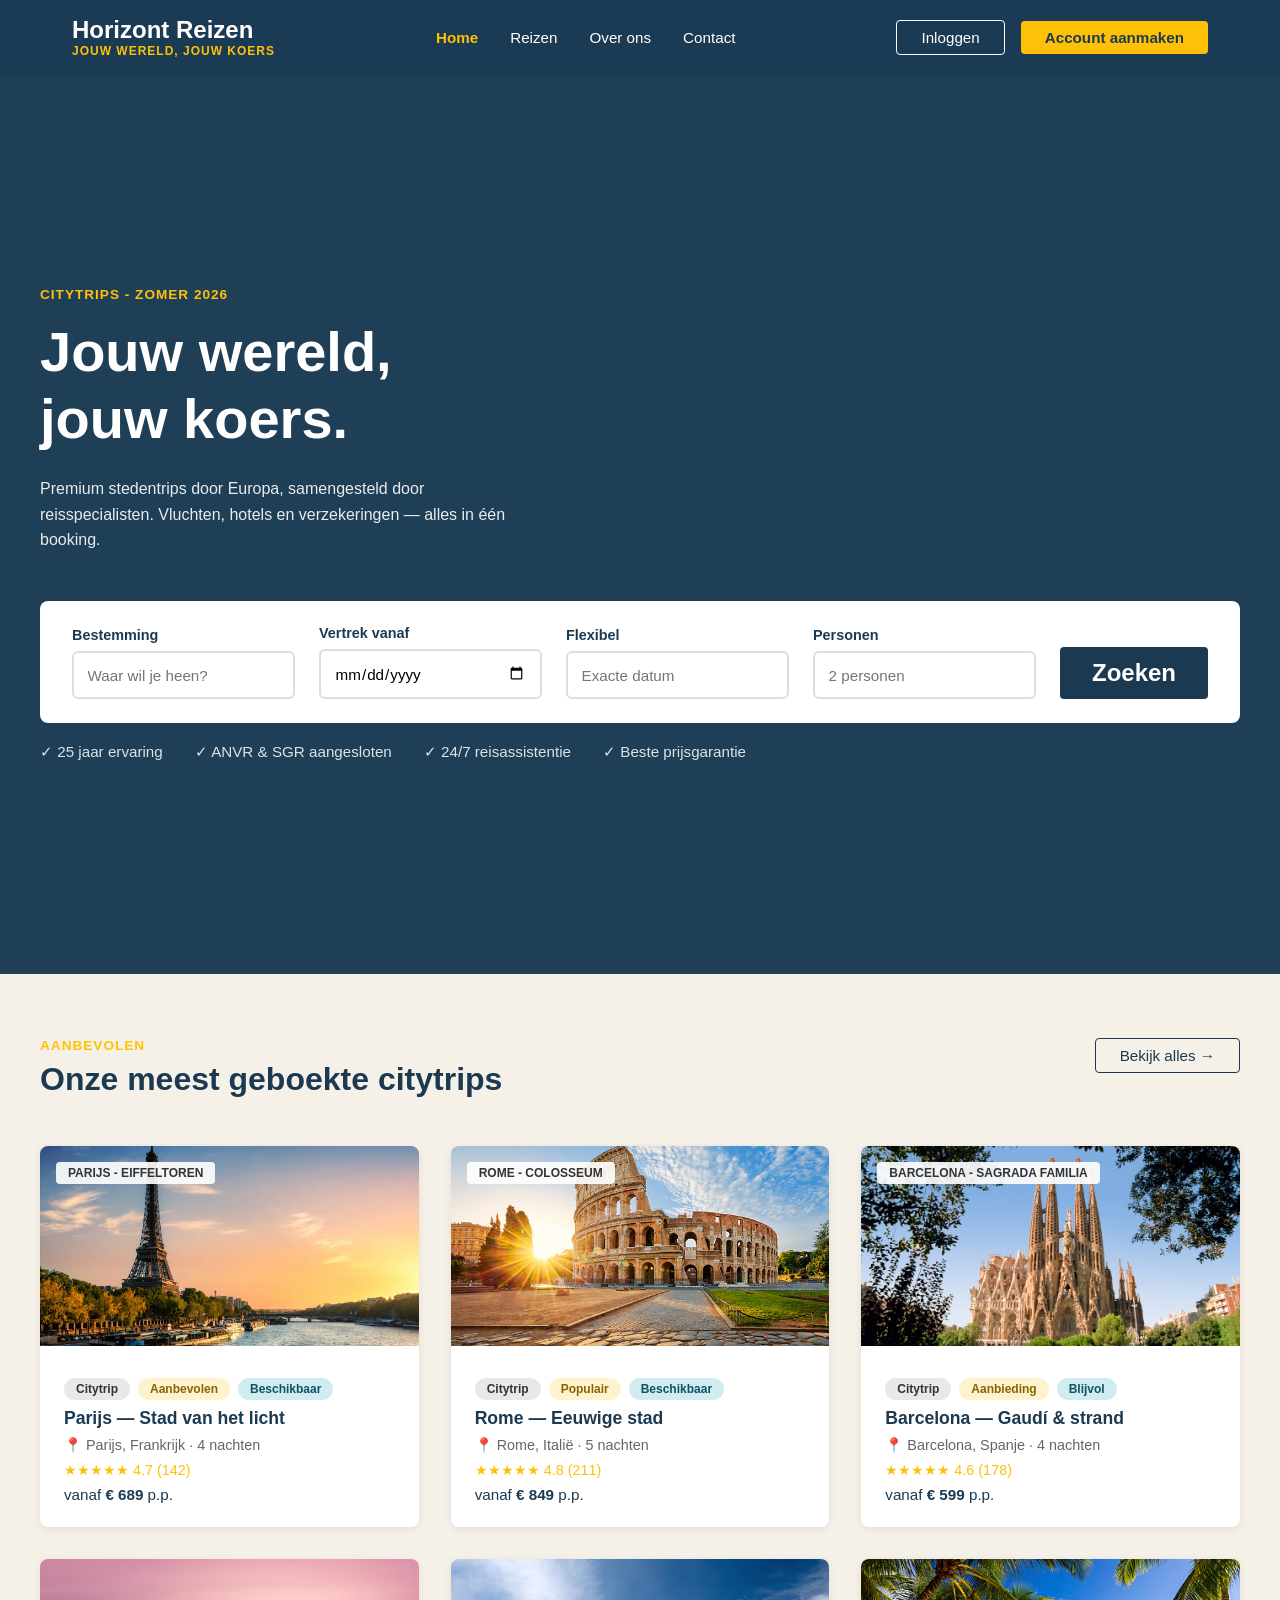
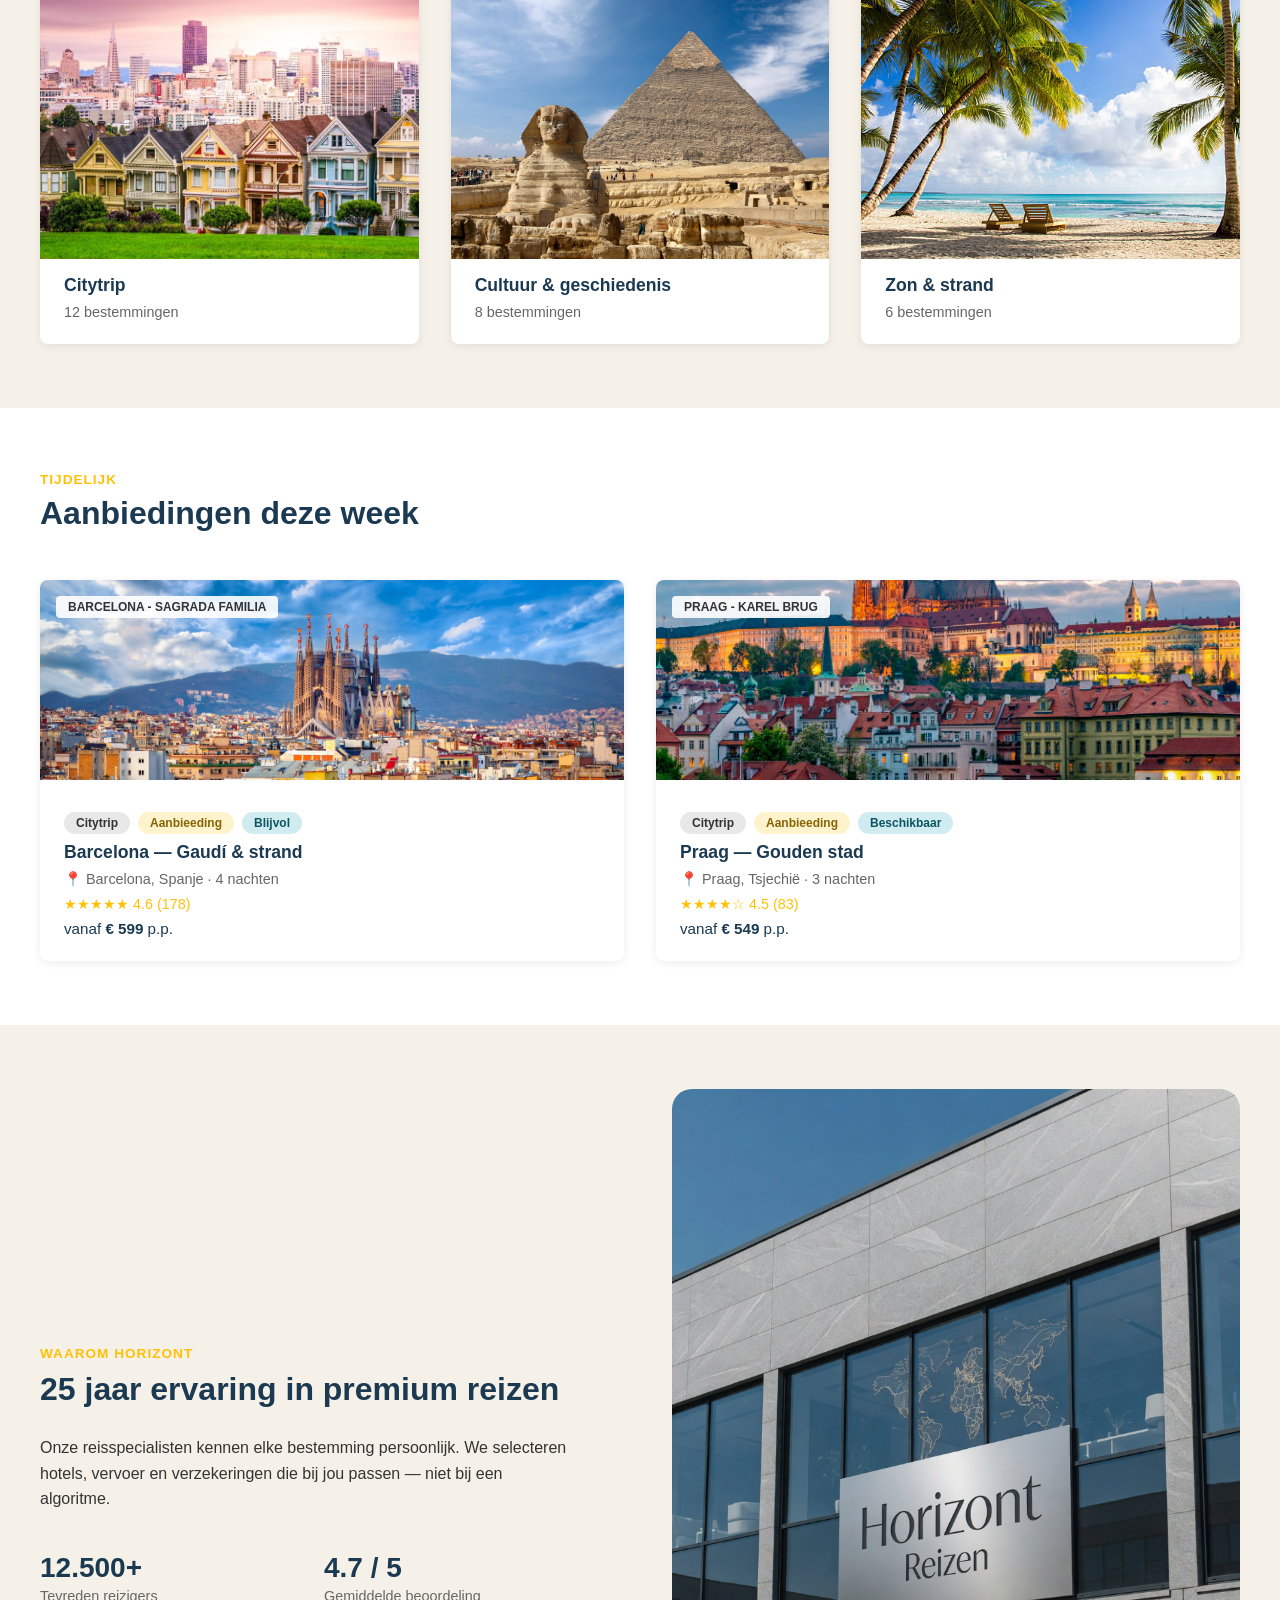
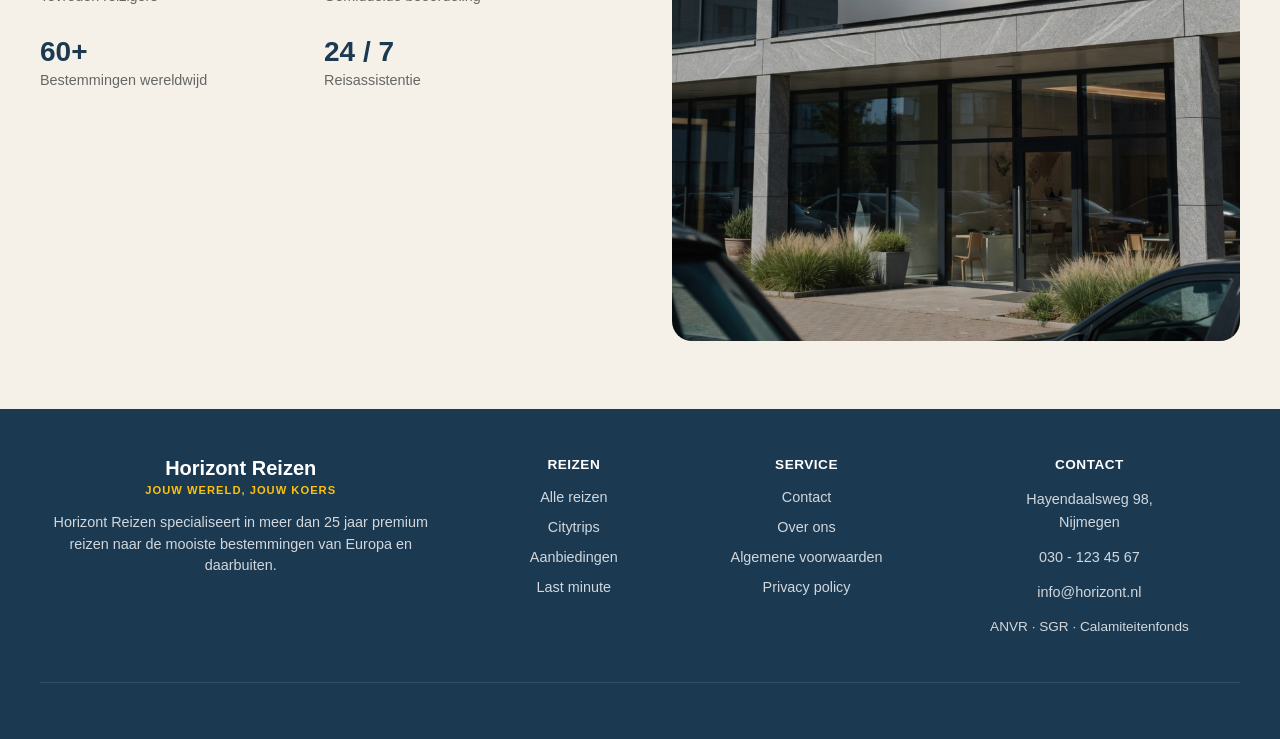
<file: index.html>
<!DOCTYPE html>
<html lang="nl">

<head>
    <meta charset="UTF-8">
    <meta name="viewport" content="width=device-width, initial-scale=1.0">
    <link rel="stylesheet" href="css/stylesheet.css">
    <title>Reisbureau</title>
</head>

<body>
    <header class="header">
        <div class="header-content">
            <div class="logo-section">
                <div class="logo">Horizont Reizen</div>
                <div class="logo-tagline">JOUW WERELD, JOUW KOERS</div>
            </div>
            <nav class="nav">
                <a href="index.html" class="nav-active">Home</a>
                <a href="reizen.html">Reizen</a>
                <a href="overons.html">Over ons</a>
                <a href="contact.html">Contact</a>
            </nav>
            <div class="auth-buttons">
                <a href="#" class="btn-login">Inloggen</a>
                <a href="#" class="btn-signup">Account aanmaken</a>
            </div>
        </div>
    </header>
    <section class="hero">
        <div class="hero-content">
            <div class="hero-text">
                <p class="hero-label">CITYTRIPS - ZOMER 2026</p>
                <h1>Jouw wereld,<br>jouw koers.</h1>
                <p class="hero-description">Premium stedentrips door Europa, samengesteld door reisspecialisten. Vluchten, hotels en verzekeringen — alles in één booking.</p>
            </div>
            
            <div class="search-form">
                <div class="form-group">
                    <label for="destination">Bestemming</label>
                    <input type="text" id="destination" placeholder="Waar wil je heen?">
                </div>
                <div class="form-group">
                    <label for="departure">Vertrek vanaf</label>
                    <input type="date" id="departure" placeholder="mm/dd/yyyy">
                </div>
                <div class="form-group">
                    <label for="flexible">Flexibel</label>
                    <input type="text" id="flexible" placeholder="Exacte datum">
                </div>
                <div class="form-group">
                    <label for="persons">Personen</label>
                    <input type="text" id="persons" placeholder="2 personen">
                </div>
                <button class="search-btn">Zoeken</button>
            </div>
            
            <div class="benefits">
                <div class="benefit-item">✓ 25 jaar ervaring</div>
                <div class="benefit-item">✓ ANVR & SGR aangesloten</div>
                <div class="benefit-item">✓ 24/7 reisassistentie</div>
                <div class="benefit-item">✓ Beste prijsgarantie</div>
            </div>
        </div>
    </section>

    <section class="recommended">
        <div class="recommended-container">
            <div class="recommended-header">
                <div>
                    <p class="recommended-label">AANBEVOLEN</p>
                    <h2>Onze meest geboekte citytrips</h2>
                </div>
                <a href="#" class="btn-view-all">Bekijk alles →</a>
            </div>
            
            <div class="trips-grid">
                <div class="trip-card">
                    <div class="trip-image">
                        <img src="Images/paris.jpg" alt="Parijs" >
                        <div class="trip-label">PARIJS - EIFFELTOREN</div>
                    </div>
                    <div class="trip-tags">
                        <span class="tag tag-default">Citytrip</span>
                        <span class="tag tag-recommended">Aanbevolen</span>
                        <span class="tag tag-available">Beschikbaar</span>
                    </div>
                    <h3>Parijs — Stad van het licht</h3>
                    <p class="trip-location">📍 Parijs, Frankrijk · 4 nachten</p>
                    <div class="trip-rating">★★★★★ 4.7 (142)</div>
                    <div class="trip-price">vanaf <strong>€ 689</strong> p.p.</div>
                </div>
                
                <div class="trip-card">
                    <div class="trip-image">
                        <img src="Images/rome.jpg" alt="Rome">
                        <div class="trip-label">ROME - COLOSSEUM</div>
                    </div>
                    <div class="trip-tags">
                        <span class="tag tag-default">Citytrip</span>
                        <span class="tag tag-popular">Populair</span>
                        <span class="tag tag-available">Beschikbaar</span>
                    </div>
                    <h3>Rome — Eeuwige stad</h3>
                    <p class="trip-location">📍 Rome, Italië · 5 nachten</p>
                    <div class="trip-rating">★★★★★ 4.8 (211)</div>
                    <div class="trip-price">vanaf <strong>€ 849</strong> p.p.</div>
                </div>
                
                <div class="trip-card">
                    <div class="trip-image">
                        <img src="Images/barcelona.jpg" alt="Barcelona">
                        <div class="trip-label">BARCELONA - SAGRADA FAMILIA</div>
                    </div>
                    <div class="trip-tags">
                        <span class="tag tag-default">Citytrip</span>
                        <span class="tag tag-recommended">Aanbieding</span>
                        <span class="tag tag-available">Blijvol</span>
                    </div>
                    <h3>Barcelona — Gaudí & strand</h3>
                    <p class="trip-location">📍 Barcelona, Spanje · 4 nachten</p>
                    <div class="trip-rating">★★★★★ 4.6 (178)</div>
                    <div class="trip-price">vanaf <strong>€ 599</strong> p.p.</div>
                </div>
                
                <div class="trip-card category-card">
                    <div class="trip-image">
                        <img src="Images/city.jpg" alt="Citytrip">
                    </div>
                    <div class="category-label">Citytrip</div>
                    <p class="category-count">12 bestemmingen</p>
                </div>
                
                <div class="trip-card category-card">
                    <div class="trip-image">
                        <img src="Images/historical.jpg" alt="Cultuur & geschiedenis">
                    </div>
                    <div class="category-label">Cultuur & geschiedenis</div>
                    <p class="category-count">8 bestemmingen</p>
                </div>
                
                <div class="trip-card category-card">
                    <div class="trip-image">
                        <img src="Images/beach.jpg" alt="Zon & strand">
                    </div>
                    <div class="category-label">Zon & strand</div>
                    <p class="category-count">6 bestemmingen</p>
                </div>
            </div>
        </div>
    </section>
    <section class="offers">
        <div class="offers-container">
            <div class="offers-header">
                <div>
                    <p class="offers-label">TIJDELIJK</p>
                    <h2>Aanbiedingen deze week</h2>
                </div>
            </div>
            
            <div class="offers-grid">
                <div class="offer-card">
                    <div class="offer-image">
                        <img src="Images/barcelona2.jpg" alt="Barcelona" >
                    <div class="offer-label">BARCELONA - SAGRADA FAMILIA</div>
                    </div>
                    <div class="offer-tags">
                        <span class="tag tag-default">Citytrip</span>
                        <span class="tag tag-popular">Aanbieeding</span>
                        <span class="tag tag-available">Blijvol</span>
                    </div>
                    <h3>Barcelona — Gaudí & strand</h3>
                    <p class="offer-location">📍 Barcelona, Spanje · 4 nachten</p>
                    <div class="offer-rating">★★★★★ 4.6 (178)</div>
                    <div class="offer-price">vanaf <strong>€ 599</strong> p.p.</div>
                </div>
                
                <div class="offer-card">
                    <div class="offer-image">
                        <img src="Images/prague.jpg" alt="Praag">
                        <div class="offer-label">PRAAG - KAREL BRUG</div>
                    </div>
                    <div class="offer-tags">
                        <span class="tag tag-default">Citytrip</span>
                        <span class="tag tag-popular">Aanbieeding</span>
                        <span class="tag tag-available">Beschikbaar</span>
                    </div>
                    <h3>Praag — Gouden stad</h3>
                    <p class="offer-location">📍 Praag, Tsjechië · 3 nachten</p>
                    <div class="offer-rating">★★★★☆ 4.5 (83)</div>
                    <div class="offer-price">vanaf <strong>€ 549</strong> p.p.</div>
                </div>
            </div>
        </div>
    </section>

    <section class="why-horizont">
        <div class="why-container">
            <div class="why-content">
                <p class="why-label">WAAROM HORIZONT</p>
                <h2>25 jaar ervaring in premium reizen</h2>
                <p class="why-description">Onze reisspecialisten kennen elke bestemming persoonlijk. We selecteren hotels, vervoer en verzekeringen die bij jou passen — niet bij een algoritme.</p>
                
                <div class="stats-grid">
                    <div class="stat-item">
                        <div class="stat-number">12.500+</div>
                        <div class="stat-label">Tevreden reizigers</div>
                    </div>
                    <div class="stat-item">
                        <div class="stat-number">4.7 / 5</div>
                        <div class="stat-label">Gemiddelde beoordeling</div>
                    </div>
                    <div class="stat-item">
                        <div class="stat-number">60+</div>
                        <div class="stat-label">Bestemmingen wereldwijd</div>
                    </div>
                    <div class="stat-item">
                        <div class="stat-number">24 / 7</div>
                        <div class="stat-label">Reisassistentie</div>
                    </div>
                </div>
            </div>
            
            <div class="office-image">
                <div class="office-image-placeholder">
                    <img src="Images/TFWCM.jpg" alt="Office">
                </div>
            </div>
        </div>
    </section>

    <footer class="footer">
        <div class="footer-container">
            <div class="footer-content">
                <div class="footer-section">
                    <div class="footer-logo">
                        <div class="footer-logo-text">Horizont Reizen</div>
                        <div class="footer-logo-tagline">JOUW WERELD, JOUW KOERS</div>
                    </div>
                    <p class="footer-description">Horizont Reizen specialiseert in meer dan 25 jaar premium reizen naar de mooiste bestemmingen van Europa en daarbuiten.</p>
                </div>
                
                <div class="footer-section">
                    <h4>REIZEN</h4>
                    <ul class="footer-links">
                        <li><a href="#">Alle reizen</a></li>
                        <li><a href="#">Citytrips</a></li>
                        <li><a href="#">Aanbiedingen</a></li>
                        <li><a href="#">Last minute</a></li>
                    </ul>
                </div>
                
                <div class="footer-section">
                    <h4>SERVICE</h4>
                    <ul class="footer-links">
                        <li><a href="#">Contact</a></li>
                        <li><a href="#">Over ons</a></li>
                        <li><a href="#">Algemene voorwaarden</a></li>
                        <li><a href="#">Privacy policy</a></li>
                    </ul>
                </div>
                
                <div class="footer-section">
                    <h4>CONTACT</h4>
                    <div class="footer-contact">
                        <p>Hayendaalsweg 98,<br>Nijmegen</p>
                        <p>030 - 123 45 67</p>
                        <p><a href="mailto:info@horizont.nl">info@horizont.nl</a></p>
                        <p class="footer-certifications">ANVR · SGR · Calamiteitenfonds</p>
                    </div>
                </div>
            </div>
        </div>
    </footer>
    <button id="scrollToTopBtn" class="scroll-to-top" title="Scroll to top">↑</button>
    <script>
        const scrollToTopBtn = document.getElementById('scrollToTopBtn');
        // Show button when user scrolls down
        window.addEventListener('scroll', function() {
            if (window.pageYOffset > 300) {
                scrollToTopBtn.classList.add('show');
            } else {
                scrollToTopBtn.classList.remove('show');
            }
        });
        scrollToTopBtn.addEventListener('click', function() {
            window.scrollTo({
                top: 0,
                behavior: 'smooth'
            });
        });
    </script>
</body>
</html>
</file>
<file: css/stylesheet.css>
:root {
    --kleur-primair: #1b3a53;
    --kleur-tekst: #1a1a1a;
    --kleur-zand: #F5F0E8;
    --kleur-line: #e5dfd2;
    --radius-kaart: 10px;
}

* {
    margin: 0;
    padding: 0;
    box-sizing: border-box;
}

body {
    font-family: -apple-system, BlinkMacSystemFont, 'Segoe UI', Roboto, 'Helvetica Neue', Arial, sans-serif;
}

.header {
    background-color: #1b3a53;
    padding: 1rem 0;
    width: 100%;
}

.header-content {
    display: flex;
    align-items: center;
    justify-content: space-between;
    max-width: 1200px;
    margin: 0 auto;
    padding: 0 2rem;
}

.logo-section {
    display: flex;
    flex-direction: column;
    white-space: nowrap;
}

.logo {
    font-size: 1.5rem;
    font-weight: 700;
    color: white;
}

.logo-tagline {
    font-size: 0.75rem;
    color: #ffc107;
    font-weight: 600;
    letter-spacing: 1px;
}

.nav {
    display: flex;
    gap: 2rem;
    flex: 1;
    justify-content: center;
}

.nav a {
    color: white;
    text-decoration: none;
    font-size: 0.95rem;
    transition: color 0.3s;
}

.nav a:hover {
    color: #ffc107;
}

.nav a.nav-active {
    color: #ffc107;
    font-weight: 600;
}

.auth-buttons {
    display: flex;
    gap: 1rem;
    align-items: center;
}

.btn-login {
    color: white;
    text-decoration: none;
    font-size: 0.95rem;
    border: 1px solid white;
    padding: 0.5rem 1.5rem;
    border-radius: 4px;
    transition: all 0.3s;
}

.btn-login:hover {
    background-color: white;
    color: #1b3a52;
}

.btn-signup {
    background-color: #ffc107;
    color: #1b3a52;
    text-decoration: none;
    font-size: 0.95rem;
    padding: 0.5rem 1.5rem;
    border-radius: 4px;
    border: none;
    font-weight: 600;
    transition: all 0.3s;
    cursor: pointer;
}

.btn-signup:hover {
    background-color: #ffb300;
}

.hero {
    background-color: #1e3f56;
    padding: 4rem 2rem;
    min-height: 100vh;
    display: flex;
    align-items: center;
}

.hero-content {
    max-width: 1200px;
    margin: 0 auto;
    width: 100%;
}

.hero-label {
    color: #ffc107;
    font-size: 0.85rem;
    font-weight: 700;
    letter-spacing: 1px;
    margin-bottom: 1rem;
}

.hero-text h1 {
    color: white;
    font-size: 3.5rem;
    font-weight: 700;
    line-height: 1.2;
    margin-bottom: 1.5rem;
}

.hero-description {
    color: rgba(255, 255, 255, 0.9);
    font-size: 1rem;
    line-height: 1.6;
    margin-bottom: 3rem;
    max-width: 500px;
}

.search-section {
    background-color: #f0ece4;
    padding: 1.5rem 2rem;
}

.search-form {
    background-color: white;
    padding: 1.5rem 2rem;
    border-radius: 8px;
    display: flex;
    gap: 1.5rem;
    align-items: flex-end;
    flex-wrap: wrap;
    max-width: 1200px;
    margin: 0 auto 20px;
}

.form-group {
    display: flex;
    flex-direction: column;
    flex: 1;
    min-width: 150px;
}

.form-group label {
    font-size: 0.85rem;
    font-weight: 600;
    color: #333;
    margin-bottom: 0.5rem;
}

.form-group input {
    padding: 0.75rem;
    border: 1px solid #ddd;
    border-radius: 4px;
    font-size: 0.95rem;
    transition: border-color 0.3s;
}

.form-group input:focus {
    outline: none;
    border-color: #1b3a52;
}

.form-group select {
    padding: 0.75rem;
    border: 1px solid #ddd;
    border-radius: 4px;
    font-size: 0.95rem;
    background-color: white;
    cursor: pointer;
}

.form-group select:focus {
    outline: none;
    border-color: #1b3a52;
}

.search-btn {
    background-color: #1b3a52;
    color: white;
    border: none;
    padding: 0.75rem 2rem;
    border-radius: 4px;
    font-weight: 600;
    cursor: pointer;
    transition: background-color 0.3s;
}

.search-btn:hover {
    background-color: #142a3c;
}

.benefits {
    display: flex;
    gap: 2rem;
    flex-wrap: wrap;
    color: rgba(255, 255, 255, 0.85);
    font-size: 0.95rem;
}

.benefit-item {
    display: flex;
    align-items: center;
    gap: 0.5rem;
}

.container {
    display: flex;
    flex-direction: column;
    align-items: center;
    justify-content: center;
    height: 100vh;
}

h1 {
    font-size: 3rem;
    margin-bottom: 2rem;
}

button {
    padding: 1rem 2rem;
    font-size: 1.5rem;
    background-color: #007BFF;
    color: white;
    border: none;
    border-radius: 5px;
    cursor: pointer;
}

button:hover {
    background-color: #0056b3;
}

.content {
    padding: 2rem;
    width: 100%;
    max-width: 800px;
    text-align: center;
}

.footer {
    background-color: #f8f9fa;
    padding: 1rem;
    width: 100%;
    text-align: center;
    font-size: 1rem;
    color: #6c757d;
}

.recommended {
    background-color: #f5f1e8;
    padding: 4rem 2rem;
}

.recommended-container {
    max-width: 1200px;
    margin: 0 auto;
}

.recommended-header {
    display: flex;
    justify-content: space-between;
    align-items: flex-start;
    margin-bottom: 3rem;
}

.recommended-label {
    color: #ffc107;
    font-size: 0.85rem;
    font-weight: 700;
    letter-spacing: 1px;
    margin-bottom: 0.5rem;
}

.recommended-header h2 {
    color: #1b3a52;
    font-size: 2rem;
    font-weight: 700;
    margin: 0;
}

.btn-view-all {
    color: #1b3a52;
    text-decoration: none;
    border: 1px solid #1b3a52;
    padding: 0.5rem 1.5rem;
    border-radius: 4px;
    font-size: 0.95rem;
    transition: all 0.3s;
}

.btn-view-all:hover {
    background-color: #1b3a52;
    color: white;
}

.trips-grid {
    display: grid;
    grid-template-columns: repeat(3, 1fr);
    gap: 2rem;
}

.trip-card {
    background-color: white;
    border-radius: 8px;
    overflow: hidden;
    box-shadow: 0 2px 8px rgba(0, 0, 0, 0.08);
    transition: transform 0.3s, box-shadow 0.3s;
}

.trip-card:hover {
    transform: translateY(-5px);
    box-shadow: 0 4px 16px rgba(0, 0, 0, 0.12);
}

.trip-image {
    display: flex;
    align-items: center;
    justify-content: center;
    height: 200px;
    overflow: hidden;
    margin-bottom: 1rem;
    position: relative;
img {
    width: 100%;
    height: 100%;
    object-fit: cover;
}
}

.trip-label {
    position: absolute;
    top: 1rem;
    left: 1rem;
    background-color: rgba(255, 255, 255, 0.9);
    padding: 0.25rem 0.75rem;
    border-radius: 4px;
    font-size: 0.75rem;
    font-weight: 600;
    color: #333;
}

.trip-card .trip-tags {
    padding: 1rem 1.5rem 0;
    display: flex;
    gap: 0.5rem;
    flex-wrap: wrap;
}

.trip-card:not(.category-card) h3 {
    color: #1b3a52;
    font-size: 1.1rem;
    font-weight: 600;
    margin: 0.5rem 1.5rem 0.5rem;
    padding: 0;
}

.trip-location {
    color: #666;
    font-size: 0.9rem;
    margin: 0.5rem 1.5rem;
    padding: 0;
}

.trip-rating {
    color: #ffc107;
    font-size: 0.9rem;
    margin: 0.5rem 1.5rem;
    padding: 0;
}

.trip-price {
    color: #1b3a52;
    font-size: 0.95rem;
    margin: 0.5rem 1.5rem 1.5rem;
    padding: 0;
}

.trip-price strong {
    color: #1b3a52;
    font-weight: 700;
}

.tag {
    display: inline-block;
    padding: 0.25rem 0.75rem;
    border-radius: 20px;
    font-size: 0.75rem;
    font-weight: 600;
}

.tag-default {
    background-color: #e8e8e8;
    color: #333;
}

.tag-recommended {
    background-color: #fff3cd;
    color: #856404;
}

.tag-popular {
    background-color: #fff3cd;
    color: #856404;
}

.tag-available {
    background-color: #d1ecf1;
    color: #0c5460;
}

.category-card {
    display: flex;
    flex-direction: column;
    justify-content: flex-end;
    padding-bottom: 1.5rem;
}

.category-card .trip-image {
    height: 300px;
}

.category-label {
    color: #1b3a52;
    font-size: 1.1rem;
    font-weight: 600;
    padding: 0 1.5rem;
    margin-top: auto;
}

.category-count {
    color: #666;
    font-size: 0.9rem;
    padding: 0 1.5rem;
    margin: 0.5rem 0 0;
}

.offers {
    background-color: white;
    padding: 4rem 2rem;
}

.offers-container {
    max-width: 1200px;
    margin: 0 auto;
}

.offers-header {
    margin-bottom: 3rem;
}

.offers-label {
    color: #ffc107;
    font-size: 0.85rem;
    font-weight: 700;
    letter-spacing: 1px;
    margin-bottom: 0.5rem;
}

.offers-header h2 {
    color: #1b3a52;
    font-size: 2rem;
    font-weight: 700;
    margin: 0;
}

.offers-grid {
    display: grid;
    grid-template-columns: repeat(2, 1fr);
    gap: 2rem;
}

.offer-card {
    background-color: white;
    border-radius: 8px;
    overflow: hidden;
    box-shadow: 0 2px 8px rgba(0, 0, 0, 0.08);
    transition: transform 0.3s, box-shadow 0.3s;
}

.offer-card:hover {
    transform: translateY(-5px);
    box-shadow: 0 4px 16px rgba(0, 0, 0, 0.12);
}

.offer-image {
    display: flex;
    align-items: center;
    justify-content: center;
    height: 200px;
    overflow: hidden;
    margin-bottom: 1rem;
    position: relative;
img {
    width: 100%;
    height: 100%;
    object-fit: cover;
}
}

.offer-label {
    position: absolute;
    top: 1rem;
    left: 1rem;
    background-color: rgba(255, 255, 255, 0.9);
    padding: 0.25rem 0.75rem;
    border-radius: 4px;
    font-size: 0.75rem;
    font-weight: 600;
    color: #333;
}

.offer-card .offer-tags {
    padding: 1rem 1.5rem 0;
    display: flex;
    gap: 0.5rem;
    flex-wrap: wrap;
}

.offer-card h3 {
    color: #1b3a52;
    font-size: 1.1rem;
    font-weight: 600;
    margin: 0.5rem 1.5rem 0.5rem;
    padding: 0;
}

.offer-location {
    color: #666;
    font-size: 0.9rem;
    margin: 0.5rem 1.5rem;
    padding: 0;
}

.offer-rating {
    color: #ffc107;
    font-size: 0.9rem;
    margin: 0.5rem 1.5rem;
    padding: 0;
}

.offer-price {
    color: #1b3a52;
    font-size: 0.95rem;
    margin: 0.5rem 1.5rem 1.5rem;
    padding: 0;
}

.offer-price strong {
    color: #1b3a52;
    font-weight: 700;
}

.why-horizont {
    background-color: #f5f1e8;
    padding: 4rem 2rem;
}

.why-container {
    max-width: 1200px;
    margin: 0 auto;
    display: grid;
    grid-template-columns: 1fr 1fr;
    gap: 4rem;
    align-items: center;
}

.why-content {
    padding-right: 2rem;
}

.why-label {
    color: #ffc107;
    font-size: 0.85rem;
    font-weight: 700;
    letter-spacing: 1px;
    margin-bottom: 0.5rem;
}

.why-content h2 {
    color: #1b3a52;
    font-size: 2rem;
    font-weight: 700;
    margin-bottom: 1.5rem;
    line-height: 1.3;
}

.why-description {
    color: #333;
    font-size: 1rem;
    line-height: 1.6;
    margin-bottom: 2.5rem;
}

.stats-grid {
    display: grid;
    grid-template-columns: repeat(2, 1fr);
    gap: 2rem;
}

.stat-item {
    display: flex;
    flex-direction: column;
}

.stat-number {
    color: #1b3a52;
    font-size: 1.75rem;
    font-weight: 700;
    margin-bottom: 0.25rem;
}

.stat-label {
    color: #666;
    font-size: 0.9rem;
}

.office-image {
    display: flex;
    align-items: center;
    justify-content: center;
img{
    width: 100%;
    height: 100%;
    object-fit: cover;
    border-radius: 20px;
}
}

.footer {
    background-color: #1b3a52;
    color: white;
    padding: 3rem 2rem 1.5rem;
}

.footer-container {
    max-width: 1200px;
    margin: 0 auto;
}

.footer-content {
    display: grid;
    grid-template-columns: 2fr 1fr 1fr 1.5fr;
    gap: 2rem;
    margin-bottom: 2rem;
    padding-bottom: 2rem;
    border-bottom: 1px solid rgba(255, 255, 255, 0.1);
}

.footer-section h4 {
    color: white;
    font-size: 0.85rem;
    font-weight: 700;
    letter-spacing: 0.5px;
    margin-bottom: 1rem;
    text-transform: uppercase;
}

.footer-logo {
    margin-bottom: 1rem;
}

.footer-logo-text {
    font-size: 1.25rem;
    font-weight: 700;
    color: white;
}

.footer-logo-tagline {
    font-size: 0.7rem;
    color: #ffc107;
    font-weight: 600;
    letter-spacing: 1px;
    margin-top: 0.25rem;
}

.footer-description {
    font-size: 0.9rem;
    line-height: 1.5;
    color: rgba(255, 255, 255, 0.8);
    margin: 0;
}

.footer-links {
    list-style: none;
    padding: 0;
    margin: 0;
}

.footer-links li {
    margin-bottom: 0.75rem;
}

.footer-links a {
    color: rgba(255, 255, 255, 0.8);
    text-decoration: none;
    font-size: 0.9rem;
    transition: color 0.3s;
}

.footer-links a:hover {
    color: #ffc107;
}

.footer-contact {
    font-size: 0.9rem;
    line-height: 1.6;
}

.footer-contact p {
    margin: 0 0 0.75rem 0;
    color: rgba(255, 255, 255, 0.8);
}

.footer-contact a {
    color: rgba(255, 255, 255, 0.8);
    text-decoration: none;
    transition: color 0.3s;
}

.footer-contact a:hover {
    color: #ffc107;
}

.footer-certifications {
    color: rgba(255, 255, 255, 0.6);
    font-size: 0.85rem;
}
.reizen-main {
    background-color: #f0ece4;
    padding: 2rem 2rem 4rem;
}

.reizen-container {
    max-width: 1200px;
    margin: 0 auto;
    display: flex;
    gap: 2rem;
    align-items: flex-start;
}

.filters-sidebar {
    background-color: white;
    border-radius: 8px;
    padding: 1.5rem;
    width: 260px;
    flex-shrink: 0;
}

.filters-sidebar h3 {
    font-size: 0.85rem;
    font-weight: 700;
    letter-spacing: 1px;
    color: #333;
    margin-bottom: 1.5rem;
    text-transform: uppercase;
}

.filter-group {
    margin-bottom: 1.5rem;
    padding-bottom: 1.5rem;
    border-bottom: 1px solid #eee;
}

.filter-group:last-child {
    border-bottom: none;
    margin-bottom: 0;
    padding-bottom: 0;
}

.filter-group-title {
    font-size: 0.9rem;
    font-weight: 600;
    color: #333;
    margin-bottom: 0.75rem;
}

.filter-option {
    display: flex;
    align-items: center;
    gap: 0.5rem;
    margin-bottom: 0.5rem;
    font-size: 0.9rem;
    color: #444;
    cursor: pointer;
}

.filter-option input {
    cursor: pointer;
    accent-color: #1b3a52;
}

.price-range {
    width: 100%;
    accent-color: #1b3a52;
    margin: 0.5rem 0;
}

.price-labels {
    display: flex;
    justify-content: space-between;
    font-size: 0.85rem;
    color: #666;
    margin-top: 0.25rem;
}

.results-section {
    flex: 1;
}

.results-header {
    display: flex;
    justify-content: space-between;
    align-items: center;
    margin-bottom: 1.5rem;
}

.results-header h2 {
    font-size: 1.5rem;
    font-weight: 700;
    color: #1b3a52;
}

.sort-group {
    display: flex;
    align-items: center;
    gap: 0.75rem;
    font-size: 0.9rem;
    color: #666;
}

.sort-group select {
    padding: 0.5rem 0.75rem;
    border: 1px solid #ddd;
    border-radius: 4px;
    font-size: 0.9rem;
    background-color: white;
    cursor: pointer;
}

.reizen-grid {
    display: grid;
    grid-template-columns: repeat(3, 1fr);
    gap: 1.5rem;
}

.tag-almost {
    background-color: #d4edda;
    color: #155724;
}

.footer-bottom {
    display: flex;
    justify-content: space-between;
    font-size: 0.85rem;
    color: rgba(255, 255, 255, 0.5);
    padding-top: 1rem;
}

.scroll-to-top {
    position: fixed;
    bottom: 2rem;
    right: 2rem;
    background-color: #1b3a52;
    color: white;
    border: none;
    padding: 1rem 1.25rem;
    border-radius: 50%;
    font-size: 1.5rem;
    cursor: pointer;
    opacity: 0;
    visibility: hidden;
    transition: all 0.3s ease;
    z-index: 999;
    width: 60px;
    height: 60px;
    display: flex;
    align-items: center;
    justify-content: center;
}

.scroll-to-top:hover {
    background-color: #ffc107;
    color: #1b3a52;
    transform: translateY(-5px);
}
.scroll-to-top.show {
    opacity: 1;
    visibility: visible;
    bottom: 2rem;
}

/* Over ons pagina */
.overons-hero {
    background-color: white;
    padding: 3rem 2rem 2rem;
    border-bottom: 1px solid #eee;
}

.overons-hero-container {
    max-width: 1200px;
    margin: 0 auto;
}

.overons-hero-label {
    color: #ffc107;
    font-size: 0.85rem;
    font-weight: 700;
    letter-spacing: 1px;
    margin-bottom: 0.75rem;
}

.overons-hero h1 {
    color: #1b3a52;
    font-size: 2.5rem;
    font-weight: 700;
}

.overons-main {
    background-color: #f5f1e8;
    padding: 4rem 2rem;
}

.overons-container {
    max-width: 1200px;
    margin: 0 auto;
    display: grid;
    grid-template-columns: 1fr 1fr;
    gap: 4rem;
    align-items: start;
}

.overons-text p {
    color: #333;
    font-size: 0.95rem;
    line-height: 1.7;
    margin-bottom: 1.5rem;
}

.overons-text p strong {
    color: #c87533;
}

.overons-waarden h2 {
    color: #1b3a52;
    font-size: 1.75rem;
    font-weight: 700;
    margin: 2rem 0 1.25rem;
}

.waarde-item {
    margin-bottom: 1.25rem;
    padding-left: 1rem;
    border-left: 3px solid #ffc107;
}

.waarde-item h4 {
    color: #1b3a52;
    font-size: 0.95rem;
    font-weight: 700;
    margin-bottom: 0.25rem;
}

.waarde-item p {
    color: #444;
    font-size: 0.9rem;
    line-height: 1.5;
    margin: 0;
}

.overons-right {
    display: flex;
    flex-direction: column;
    gap: 1.5rem;
}

.team-image-wrapper {
    position: relative;
    border-radius: 8px;
    overflow: hidden;
}

.team-image-wrapper img {
    width: 100%;
    height: 300px;
    object-fit: cover;
    display: block;
}

.team-image-label {
    position: absolute;
    bottom: 1rem;
    right: 1rem;
    background-color: rgba(255, 255, 255, 0.9);
    padding: 0.3rem 0.75rem;
    border-radius: 4px;
    font-size: 0.75rem;
    font-weight: 700;
    color: #333;
    letter-spacing: 0.5px;
}

.overons-stats {
    display: grid;
    grid-template-columns: repeat(2, 1fr);
    gap: 1rem;
}

.overons-stat-card {
    background-color: white;
    border-radius: 8px;
    padding: 1.25rem 1.5rem;
    box-shadow: 0 2px 8px rgba(0, 0, 0, 0.06);
}

.overons-stat-number {
    color: #1b3a52;
    font-size: 1.6rem;
    font-weight: 700;
    margin-bottom: 0.25rem;
}

.overons-stat-label {
    color: #ffc107;
    font-size: 0.85rem;
    font-weight: 500;
}

/* Contact Form */
.contact-form {
    background: linear-gradient(135deg, #1b3a53 0%, #2a5278 100%);
    padding: 4rem 2rem;
    min-height: 70vh;
    display: flex;
    align-items: center;
}

.contact-container {
    max-width: 700px;
    margin: 0 auto;
    width: 100%;
}

.contact-header {
    text-align: center;
    margin-bottom: 3rem;
    color: white;
}

.contact-header h2 {
    font-size: 2.5rem;
    font-weight: 700;
    margin-bottom: 0.75rem;
}

.contact-header p {
    font-size: 1rem;
    color: rgba(255, 255, 255, 0.9);
    line-height: 1.6;
}

.contact-form-content {
    background-color: white;
    padding: 2.5rem;
    border-radius: 12px;
    box-shadow: 0 10px 40px rgba(0, 0, 0, 0.2);
}

.form-row {
    display: grid;
    grid-template-columns: 1fr 1fr;
    gap: 1.5rem;
    margin-bottom: 1.5rem;
}

.form-group {
    display: flex;
    flex-direction: column;
}

.form-group.full-width {
    grid-column: 1 / -1;
}

.form-group label {
    font-size: 0.9rem;
    font-weight: 600;
    color: #1b3a52;
    margin-bottom: 0.5rem;
}

.form-group input,
.form-group textarea {
    padding: 0.85rem;
    border: 2px solid #ddd;
    border-radius: 6px;
    font-size: 0.95rem;
    font-family: inherit;
    transition: border-color 0.3s, box-shadow 0.3s;
}

.form-group input:focus,
.form-group textarea:focus {
    outline: none;
    border-color: #1b3a52;
    box-shadow: 0 0 0 3px rgba(27, 58, 82, 0.1);
}

.contact-submit-btn {
    width: 100%;
    padding: 1rem;
    background-color: #1b3a52;
    color: white;
    border: none;
    border-radius: 6px;
    font-size: 0.95rem;
    font-weight: 600;
    cursor: pointer;
    transition: all 0.3s;
    margin-top: 0.5rem;
}

.contact-submit-btn:hover {
    background-color: #142a3c;
    transform: translateY(-2px);
    box-shadow: 0 5px 15px rgba(0, 0, 0, 0.15);
}

/* Auth pages (login & register) */
.auth-page {
    background-color: #f0ece4;
    min-height: calc(100vh - 70px);
    display: flex;
    align-items: center;
    padding: 4rem 2rem;
}

.auth-container {
    width: 100%;
    max-width: 500px;
    margin: 0 auto;
}

.auth-title {
    color: #1b3a52;
    font-size: 2rem;
    font-weight: 700;
    text-align: center;
    margin-bottom: 1.5rem;
}

.auth-card {
    background-color: white;
    border-radius: 10px;
    padding: 2rem 2.5rem 1.75rem;
    box-shadow: 0 4px 20px rgba(0, 0, 0, 0.08);
}

.auth-form-row {
    display: grid;
    grid-template-columns: 1fr 1fr;
    gap: 1rem;
}

.auth-form-group {
    display: flex;
    flex-direction: column;
    margin-bottom: 1.25rem;
}

.auth-form-group label {
    font-size: 0.9rem;
    font-weight: 600;
    color: #1b3a52;
    margin-bottom: 0.4rem;
}

.auth-form-group input {
    padding: 0.75rem 1rem;
    border: 2px solid #ddd;
    border-radius: 6px;
    font-size: 0.95rem;
    font-family: inherit;
    transition: border-color 0.3s, box-shadow 0.3s;
}

.auth-form-group input:focus {
    outline: none;
    border-color: #1b3a52;
    box-shadow: 0 0 0 3px rgba(27, 58, 82, 0.1);
}

.auth-options {
    display: flex;
    justify-content: space-between;
    align-items: center;
    margin-bottom: 1.25rem;
    font-size: 0.9rem;
}

.auth-remember {
    display: flex;
    align-items: center;
    gap: 0.5rem;
    color: #444;
    cursor: pointer;
}

.auth-remember input {
    accent-color: #1b3a52;
    cursor: pointer;
}

.auth-forgot {
    color: #1b3a52;
    font-weight: 600;
    text-decoration: none;
    font-size: 0.9rem;
    transition: color 0.3s;
}

.auth-forgot:hover {
    color: #ffc107;
}

.auth-btn {
    width: 100%;
    padding: 0.9rem;
    background-color: #1b3a52;
    color: white;
    border: none;
    border-radius: 6px;
    font-size: 0.95rem;
    font-weight: 700;
    cursor: pointer;
    transition: background-color 0.3s;
    margin-bottom: 0.25rem;
}

.auth-btn:hover {
    background-color: #142a3c;
}

.auth-switch {
    text-align: center;
    margin-top: 1.25rem;
    font-size: 0.9rem;
    color: #888;
}

.auth-switch a {
    color: #1b3a52;
    font-weight: 600;
    text-decoration: none;
    transition: color 0.3s;
}

.auth-switch a:hover {
    color: #ffc107;
}

.header-welkom {
    color: rgba(255, 255, 255, 0.85);
    font-size: 0.95rem;
}

.auth-melding {
    border-radius: 6px;
    padding: 0.85rem 1rem;
    margin-bottom: 1.25rem;
    font-size: 0.9rem;
}

.auth-melding p {
    margin: 0 0 0.25rem;
}

.auth-melding p:last-child {
    margin-bottom: 0;
}

.auth-melding--fout {
    background-color: #fde8e8;
    border-left: 4px solid #c0392b;
    color: #7b1f1f;
}

.auth-melding--succes {
    background-color: #e8f8e8;
    border-left: 4px solid #27ae60;
    color: #1a5c2e;
}

.demo-accounts {
    background-color: #f5f1e8;
    border-radius: 6px;
    padding: 1rem 1.25rem;
    margin-top: 1.25rem;
    font-size: 0.875rem;
    color: #555;
    line-height: 1.7;
}

.demo-accounts p strong {
    color: #1b3a52;
}

@media (max-width: 768px) {
    .form-row {
        grid-template-columns: 1fr;
        gap: 1rem;
    }
    
    .contact-form {
        padding: 2rem;
        min-height: auto;
    }
    
    .contact-form-content {
        padding: 1.5rem;
    }
    
    .contact-header h2 {
        font-size: 1.8rem;
    }
}

/* Guidelines */
.guidelines-hero {
    background-color: #1b3a53;
    padding: 3rem 2rem;
    text-align: center;
    color: white;
}

.guidelines-hero-label {
    font-size: 0.75rem;
    font-weight: 600;
    letter-spacing: 2px;
    color: #ffc107;
    margin-bottom: 0.75rem;
    text-transform: uppercase;
}

.guidelines-hero h1 {
    font-size: 2.2rem;
    font-weight: 700;
}

.guidelines-main {
    max-width: 860px;
    margin: 0 auto;
    padding: 3rem 2rem 4rem;
}

.guidelines-intro {
    color: #555;
    font-size: 1rem;
    line-height: 1.7;
    margin-bottom: 2.5rem;
    padding-bottom: 2rem;
    border-bottom: 1px solid #e5e7eb;
}

.guidelines-article {
    margin-bottom: 2.5rem;
}

.guidelines-article h2 {
    font-size: 1.1rem;
    font-weight: 700;
    color: #1b3a53;
    margin-bottom: 0.75rem;
    padding-bottom: 0.4rem;
    border-bottom: 2px solid #ffc107;
    display: inline-block;
}

.guidelines-article h3 {
    font-size: 0.95rem;
    font-weight: 700;
    color: #1b3a53;
    margin: 1.25rem 0 0.5rem;
}

.guidelines-article p {
    color: #444;
    font-size: 0.95rem;
    line-height: 1.75;
    margin-bottom: 0.85rem;
}

.guidelines-article ul {
    list-style: none;
    padding: 0;
    margin: 0.5rem 0 1rem;
}

.guidelines-article ul li {
    padding: 0.35rem 0 0.35rem 1.25rem;
    position: relative;
    color: #444;
    font-size: 0.95rem;
    line-height: 1.7;
}

.guidelines-article ul li::before {
    content: "–";
    position: absolute;
    left: 0;
    color: #ffc107;
    font-weight: 700;
}

.account-menu {
  background: #fff;
  border: 1px solid var(--kleur-line);   /* #e5dfd2 */
  border-radius: var(--radius-kaart);     /* 10px */
  padding: 12px;
  height: fit-content;
  width: 220px;
  flex-shrink: 0;
}

.account-menu a {
  display: block;
  padding: 10px 12px;
  border-radius: 6px;
  margin-bottom: 4px;
  font-size: 14px;
  font-weight: 500;
  color: var(--kleur-tekst);              /* #1a1a1a */
  text-decoration: none;
}

.account-menu a:hover {
  background: var(--kleur-zand);          /* #F5F0E8 */
}

/* Actieve pagina (donkerblauw, witte tekst) */
.account-menu a.active {
  background: var(--kleur-primair);
  color: #fff;
}

.account-layout {
  display: flex;
  gap: 2rem;
  max-width: 1100px;
  margin: 2rem auto;
  padding: 0 1rem;
  align-items: flex-start;
}

.account-content {
  flex: 1;
}
</file>
